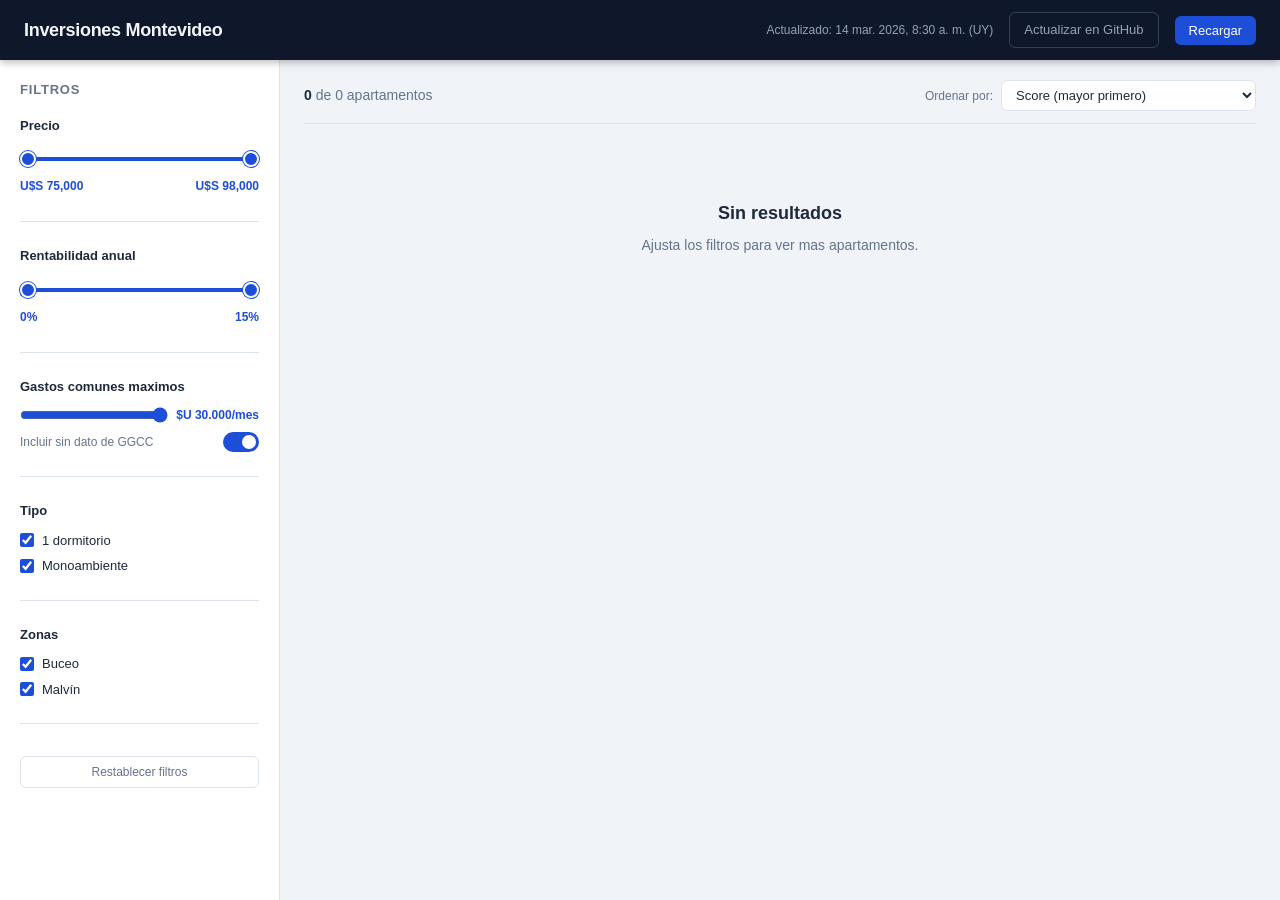
<file: index.html>
<!DOCTYPE html>
<html lang="es">
<head>
  <meta charset="UTF-8" />
  <meta name="viewport" content="width=device-width, initial-scale=1.0" />
  <title>Inversiones MVD</title>
  <meta name="robots" content="noindex, nofollow" />
  <link rel="stylesheet" href="style.css" />
</head>
<body>

<!-- ─── Header ─────────────────────────────────────────────────────────────── -->
<header>
  <h1>Inversiones Montevideo</h1>
  <div class="meta">
    <span id="last-updated">Cargando...</span>
    <a href="https://github.com/chematos/inversiones/actions/workflows/scrape.yml"
       target="_blank" rel="noopener" class="btn btn-ghost" title="Ejecutar scraper en GitHub Actions">
      Actualizar en GitHub
    </a>
    <button id="btn-reload" class="btn" title="Recargar datos del JSON actual">
      Recargar
    </button>
  </div>
</header>

<!-- ─── Layout principal ────────────────────────────────────────────────────── -->
<div class="layout">

  <!-- Sidebar filtros -->
  <aside class="filters">
    <h2>Filtros</h2>

    <!-- Precio -->
    <div class="filter-section">
      <span class="filter-label">Precio</span>
      <div class="dual-range-wrap">
        <div class="dual-track"><div class="dual-fill" id="price-fill"></div></div>
        <input type="range" class="dual-input" id="price-min" min="75000" max="98000" step="1000" value="75000" />
        <input type="range" class="dual-input" id="price-max" min="75000" max="98000" step="1000" value="98000" />
      </div>
      <div class="dual-vals">
        <span id="price-min-val">U$S 75,000</span>
        <span id="price-max-val">U$S 98,000</span>
      </div>
    </div>

    <!-- Rentabilidad -->
    <div class="filter-section">
      <span class="filter-label">Rentabilidad anual</span>
      <div class="dual-range-wrap">
        <div class="dual-track"><div class="dual-fill" id="rent-fill"></div></div>
        <input type="range" class="dual-input" id="rent-min" min="0" max="15" step="0.5" value="0" />
        <input type="range" class="dual-input" id="rent-max" min="0" max="15" step="0.5" value="15" />
      </div>
      <div class="dual-vals">
        <span id="rent-min-val">0%</span>
        <span id="rent-max-val">15%</span>
      </div>
    </div>

    <!-- Gastos comunes maximos -->
    <div class="filter-section">
      <span class="filter-label">Gastos comunes maximos</span>
      <div class="range-row">
        <input type="range" id="ggcc-max" min="0" max="30000" step="500" value="30000" />
        <span class="range-val" id="ggcc-max-val">$U 30.000/mes</span>
      </div>
      <div class="toggle-row">
        <span class="toggle-label">Incluir sin dato de GGCC</span>
        <label class="toggle">
          <input type="checkbox" id="ggcc-unknown" checked />
          <span class="toggle-slider"></span>
        </label>
      </div>
    </div>

    <!-- Tipo de habitacion -->
    <div class="filter-section">
      <span class="filter-label">Tipo</span>
      <div class="checkbox-group filter-rooms">
        <div class="checkbox-item">
          <input type="checkbox" id="filter-1dorm" checked />
          <label for="filter-1dorm">1 dormitorio</label>
        </div>
        <div class="checkbox-item">
          <input type="checkbox" id="filter-mono" checked />
          <label for="filter-mono">Monoambiente</label>
        </div>
      </div>
    </div>

    <!-- Zonas (generado dinamicamente por app.js segun el JSON) -->
    <div class="filter-section">
      <span class="filter-label">Zonas</span>
      <div class="checkbox-group" id="zone-checkboxes"></div>
    </div>

    <button id="btn-reset" class="btn-reset">Restablecer filtros</button>
  </aside>

  <!-- Contenido principal -->
  <main>
    <div class="results-header">
      <span id="results-count"><strong>0</strong> apartamentos</span>
      <div class="sort-row">
        <label for="sort">Ordenar por:</label>
        <select id="sort">
          <option value="score">Score (mayor primero)</option>
          <option value="rent">Rentabilidad % (mayor primero)</option>
          <option value="price-asc">Precio (menor primero)</option>
          <option value="price-desc">Precio (mayor primero)</option>
          <option value="m2">Precio/m² (menor primero)</option>
          <option value="days">Dias publicado (mas tiempo primero)</option>
        </select>
      </div>
    </div>

    <div id="cards-grid">
      <!-- Cards generadas por app.js -->
    </div>
  </main>

</div>

<script src="app.js"></script>
</body>
</html>
</file>
<file: style.css>
/* ─── Variables ─────────────────────────────────────────────────────────────── */
:root {
  --bg: #f0f4f8;
  --surface: #ffffff;
  --border: #dde3ed;
  --text: #1e293b;
  --text-muted: #64748b;
  --primary: #1d4ed8;
  --primary-light: #eff6ff;
  --header-bg: #0f172a;
  --header-text: #f1f5f9;

  --score-high: #16a34a;
  --score-high-bg: #dcfce7;
  --score-mid: #d97706;
  --score-mid-bg: #fef3c7;
  --score-low: #dc2626;
  --score-low-bg: #fee2e2;

  --rent-excellent: #16a34a;
  --rent-good: #65a30d;
  --rent-ok: #d97706;
  --rent-poor: #dc2626;

  --radius: 10px;
  --shadow: 0 1px 4px rgba(0,0,0,0.08), 0 2px 12px rgba(0,0,0,0.04);
  --shadow-hover: 0 4px 16px rgba(0,0,0,0.12);
}

/* ─── Reset / Base ───────────────────────────────────────────────────────────── */
*, *::before, *::after { box-sizing: border-box; margin: 0; padding: 0; }

body {
  font-family: -apple-system, BlinkMacSystemFont, "Segoe UI", Roboto, sans-serif;
  background: var(--bg);
  color: var(--text);
  min-height: 100vh;
  font-size: 14px;
  line-height: 1.5;
}

/* ─── Header ─────────────────────────────────────────────────────────────────── */
header {
  background: var(--header-bg);
  color: var(--header-text);
  padding: 0 24px;
  height: 60px;
  display: flex;
  align-items: center;
  justify-content: space-between;
  position: sticky;
  top: 0;
  z-index: 100;
  box-shadow: 0 2px 8px rgba(0,0,0,0.3);
}

header h1 {
  font-size: 18px;
  font-weight: 700;
  letter-spacing: -0.3px;
}

header .meta {
  display: flex;
  align-items: center;
  gap: 16px;
}

#last-updated {
  font-size: 12px;
  color: #94a3b8;
}

.btn {
  background: var(--primary);
  color: white;
  border: none;
  padding: 7px 14px;
  border-radius: 6px;
  font-size: 13px;
  font-weight: 500;
  cursor: pointer;
  text-decoration: none;
  display: inline-flex;
  align-items: center;
  gap: 6px;
  transition: background 0.15s;
}
.btn:hover { background: #1e40af; }
.btn.btn-ghost {
  background: transparent;
  border: 1px solid #334155;
  color: #94a3b8;
}
.btn.btn-ghost:hover { border-color: #64748b; color: #cbd5e1; }

/* ─── Layout ─────────────────────────────────────────────────────────────────── */
.layout {
  display: grid;
  grid-template-columns: 280px 1fr;
  gap: 0;
  min-height: calc(100vh - 60px);
}

/* ─── Sidebar Filtros ────────────────────────────────────────────────────────── */
aside.filters {
  background: var(--surface);
  border-right: 1px solid var(--border);
  padding: 20px;
  overflow-y: auto;
  position: sticky;
  top: 60px;
  height: calc(100vh - 60px);
}

aside.filters h2 {
  font-size: 13px;
  font-weight: 700;
  text-transform: uppercase;
  letter-spacing: 0.8px;
  color: var(--text-muted);
  margin-bottom: 16px;
}

.filter-section {
  margin-bottom: 24px;
  padding-bottom: 24px;
  border-bottom: 1px solid var(--border);
}
.filter-section:last-child { border-bottom: none; margin-bottom: 0; }

.filter-label {
  font-size: 13px;
  font-weight: 600;
  color: var(--text);
  margin-bottom: 10px;
  display: block;
}

/* Slider simple */
.range-row {
  display: flex;
  align-items: center;
  gap: 8px;
  margin-bottom: 6px;
}
.range-row input[type="range"] {
  flex: 1;
  accent-color: var(--primary);
  cursor: pointer;
}
.range-val {
  font-size: 12px;
  font-weight: 600;
  color: var(--primary);
  min-width: 60px;
  text-align: right;
}

/* Dual range slider */
.dual-range-wrap {
  position: relative;
  height: 28px;
  margin-bottom: 4px;
}
.dual-track {
  position: absolute;
  top: 50%;
  left: 0;
  right: 0;
  height: 4px;
  transform: translateY(-50%);
  background: #e2e8f0;
  border-radius: 4px;
  pointer-events: none;
}
.dual-fill {
  position: absolute;
  height: 100%;
  background: var(--primary);
  border-radius: 4px;
}
.dual-input {
  position: absolute;
  top: 50%;
  left: 0;
  width: 100%;
  transform: translateY(-50%);
  -webkit-appearance: none;
  appearance: none;
  background: transparent;
  pointer-events: none;
  height: 4px;
  outline: none;
}
.dual-input::-webkit-slider-thumb {
  -webkit-appearance: none;
  width: 16px;
  height: 16px;
  border-radius: 50%;
  background: var(--primary);
  border: 2px solid white;
  box-shadow: 0 0 0 1px var(--primary);
  cursor: pointer;
  pointer-events: auto;
}
.dual-input::-moz-range-thumb {
  width: 16px;
  height: 16px;
  border-radius: 50%;
  background: var(--primary);
  border: 2px solid white;
  box-shadow: 0 0 0 1px var(--primary);
  cursor: pointer;
  pointer-events: auto;
}
.dual-vals {
  display: flex;
  justify-content: space-between;
  font-size: 12px;
  font-weight: 600;
  color: var(--primary);
  margin-bottom: 2px;
}

/* Checkboxes */
.checkbox-group {
  display: flex;
  flex-direction: column;
  gap: 6px;
  max-height: 200px;
  overflow-y: auto;
}
.checkbox-item {
  display: flex;
  align-items: center;
  gap: 8px;
  cursor: pointer;
}
.checkbox-item input[type="checkbox"] {
  accent-color: var(--primary);
  width: 14px;
  height: 14px;
  cursor: pointer;
}
.checkbox-item label {
  font-size: 13px;
  cursor: pointer;
  color: var(--text);
}

/* Toggle para "sin dato" */
.toggle-row {
  display: flex;
  align-items: center;
  justify-content: space-between;
  margin-top: 8px;
}
.toggle-label {
  font-size: 12px;
  color: var(--text-muted);
}
.toggle {
  position: relative;
  width: 36px;
  height: 20px;
}
.toggle input { opacity: 0; width: 0; height: 0; }
.toggle-slider {
  position: absolute;
  inset: 0;
  background: #cbd5e1;
  border-radius: 20px;
  cursor: pointer;
  transition: background 0.2s;
}
.toggle-slider::before {
  content: "";
  position: absolute;
  width: 14px;
  height: 14px;
  left: 3px;
  top: 3px;
  background: white;
  border-radius: 50%;
  transition: transform 0.2s;
}
.toggle input:checked + .toggle-slider { background: var(--primary); }
.toggle input:checked + .toggle-slider::before { transform: translateX(16px); }

.btn-reset {
  width: 100%;
  background: transparent;
  border: 1px solid var(--border);
  color: var(--text-muted);
  padding: 8px;
  border-radius: 6px;
  font-size: 12px;
  cursor: pointer;
  margin-top: 8px;
  transition: all 0.15s;
}
.btn-reset:hover { border-color: var(--primary); color: var(--primary); }

/* ─── Main contenido ─────────────────────────────────────────────────────────── */
main {
  padding: 20px 24px;
  overflow-y: auto;
}

.results-header {
  display: flex;
  align-items: center;
  justify-content: space-between;
  margin-bottom: 16px;
  padding-bottom: 12px;
  border-bottom: 1px solid var(--border);
}

#results-count {
  font-size: 14px;
  color: var(--text-muted);
}
#results-count strong { color: var(--text); }

.sort-row {
  display: flex;
  align-items: center;
  gap: 8px;
}
.sort-row label { font-size: 12px; color: var(--text-muted); }
.sort-row select {
  border: 1px solid var(--border);
  border-radius: 6px;
  padding: 6px 10px;
  font-size: 13px;
  background: var(--surface);
  color: var(--text);
  cursor: pointer;
}

/* ─── Grid de cards ──────────────────────────────────────────────────────────── */
#cards-grid {
  display: grid;
  grid-template-columns: repeat(auto-fill, minmax(300px, 1fr));
  gap: 16px;
}

/* ─── Card ───────────────────────────────────────────────────────────────────── */
.apt-card {
  background: var(--surface);
  border: 1px solid var(--border);
  border-radius: var(--radius);
  box-shadow: var(--shadow);
  overflow: hidden;
  display: flex;
  flex-direction: column;
  transition: box-shadow 0.18s, transform 0.18s;
}
.apt-card:hover {
  box-shadow: var(--shadow-hover);
  transform: translateY(-2px);
}

.card-img {
  width: 100%;
  height: 170px;
  object-fit: cover;
  background: #e2e8f0;
  display: block;
}
.card-img-placeholder {
  width: 100%;
  height: 170px;
  background: linear-gradient(135deg, #e2e8f0 0%, #cbd5e1 100%);
  display: flex;
  align-items: center;
  justify-content: center;
  font-size: 40px;
  color: #94a3b8;
}

.card-body {
  padding: 14px 16px;
  flex: 1;
  display: flex;
  flex-direction: column;
  gap: 10px;
}

.card-top {
  display: flex;
  align-items: flex-start;
  justify-content: space-between;
  gap: 8px;
}

.card-price {
  font-size: 20px;
  font-weight: 700;
  color: var(--text);
  line-height: 1;
}
.card-price small {
  font-size: 12px;
  font-weight: 400;
  color: var(--text-muted);
  margin-left: 2px;
}

/* Score badge */
.score-badge {
  flex-shrink: 0;
  width: 44px;
  height: 44px;
  border-radius: 8px;
  display: flex;
  flex-direction: column;
  align-items: center;
  justify-content: center;
  font-weight: 700;
  font-size: 15px;
  line-height: 1;
}
.score-badge span {
  font-size: 9px;
  font-weight: 500;
  text-transform: uppercase;
  letter-spacing: 0.3px;
  margin-top: 2px;
}
.score-high { background: var(--score-high-bg); color: var(--score-high); }
.score-mid  { background: var(--score-mid-bg);  color: var(--score-mid); }
.score-low  { background: var(--score-low-bg);  color: var(--score-low); }

.card-title {
  font-size: 13px;
  font-weight: 500;
  color: var(--text);
  line-height: 1.4;
  display: -webkit-box;
  -webkit-line-clamp: 2;
  -webkit-box-orient: vertical;
  overflow: hidden;
}

/* Pills de zona y source */
.card-badges {
  display: flex;
  flex-wrap: wrap;
  gap: 6px;
  align-items: center;
}
.badge {
  font-size: 11px;
  font-weight: 600;
  padding: 2px 8px;
  border-radius: 20px;
  white-space: nowrap;
}
.badge-zone { background: var(--primary-light); color: var(--primary); }
.badge-days { background: #f8fafc; color: var(--text-muted); border: 1px solid var(--border); }

/* Stats row */
.card-stats {
  display: grid;
  grid-template-columns: 1fr 1fr;
  gap: 8px;
}
.stat {
  background: var(--bg);
  border-radius: 6px;
  padding: 8px 10px;
}
.stat-label {
  font-size: 10px;
  font-weight: 600;
  text-transform: uppercase;
  letter-spacing: 0.5px;
  color: var(--text-muted);
  margin-bottom: 2px;
}
.stat-value {
  font-size: 14px;
  font-weight: 700;
  color: var(--text);
}
.stat-value.rent-excellent { color: var(--rent-excellent); }
.stat-value.rent-good      { color: var(--rent-good); }
.stat-value.rent-ok        { color: var(--rent-ok); }
.stat-value.rent-poor      { color: var(--rent-poor); }
.stat-muted { color: var(--text-muted); font-weight: 500; font-size: 12px; }

.card-footer {
  padding: 10px 16px;
  border-top: 1px solid var(--border);
  display: flex;
  align-items: center;
  justify-content: space-between;
}

.btn-ver {
  background: var(--primary);
  color: white;
  text-decoration: none;
  padding: 7px 14px;
  border-radius: 6px;
  font-size: 12px;
  font-weight: 600;
  transition: background 0.15s;
}
.btn-ver:hover { background: #1e40af; }

.card-ggcc {
  font-size: 11px;
  color: var(--text-muted);
}
.card-ggcc strong { color: var(--text); }

/* ─── Estados ────────────────────────────────────────────────────────────────── */
.state-msg {
  grid-column: 1 / -1;
  text-align: center;
  padding: 60px 20px;
  color: var(--text-muted);
}
.state-msg h3 { font-size: 18px; margin-bottom: 8px; color: var(--text); }
.state-msg p  { font-size: 14px; }

/* ─── Responsive ─────────────────────────────────────────────────────────────── */
@media (max-width: 900px) {
  .layout {
    grid-template-columns: 1fr;
  }
  aside.filters {
    position: static;
    height: auto;
    border-right: none;
    border-bottom: 1px solid var(--border);
  }
  .checkbox-group { max-height: 150px; }
}

@media (max-width: 600px) {
  header { padding: 0 16px; }
  header h1 { font-size: 15px; }
  main { padding: 16px; }
  #cards-grid { grid-template-columns: 1fr; }
}

/* ─── Loading skeleton ───────────────────────────────────────────────────────── */
.skeleton {
  background: linear-gradient(90deg, #e2e8f0 25%, #f1f5f9 50%, #e2e8f0 75%);
  background-size: 200% 100%;
  animation: shimmer 1.4s infinite;
  border-radius: 4px;
}
@keyframes shimmer {
  0%   { background-position: 200% 0; }
  100% { background-position: -200% 0; }
}
</file>
